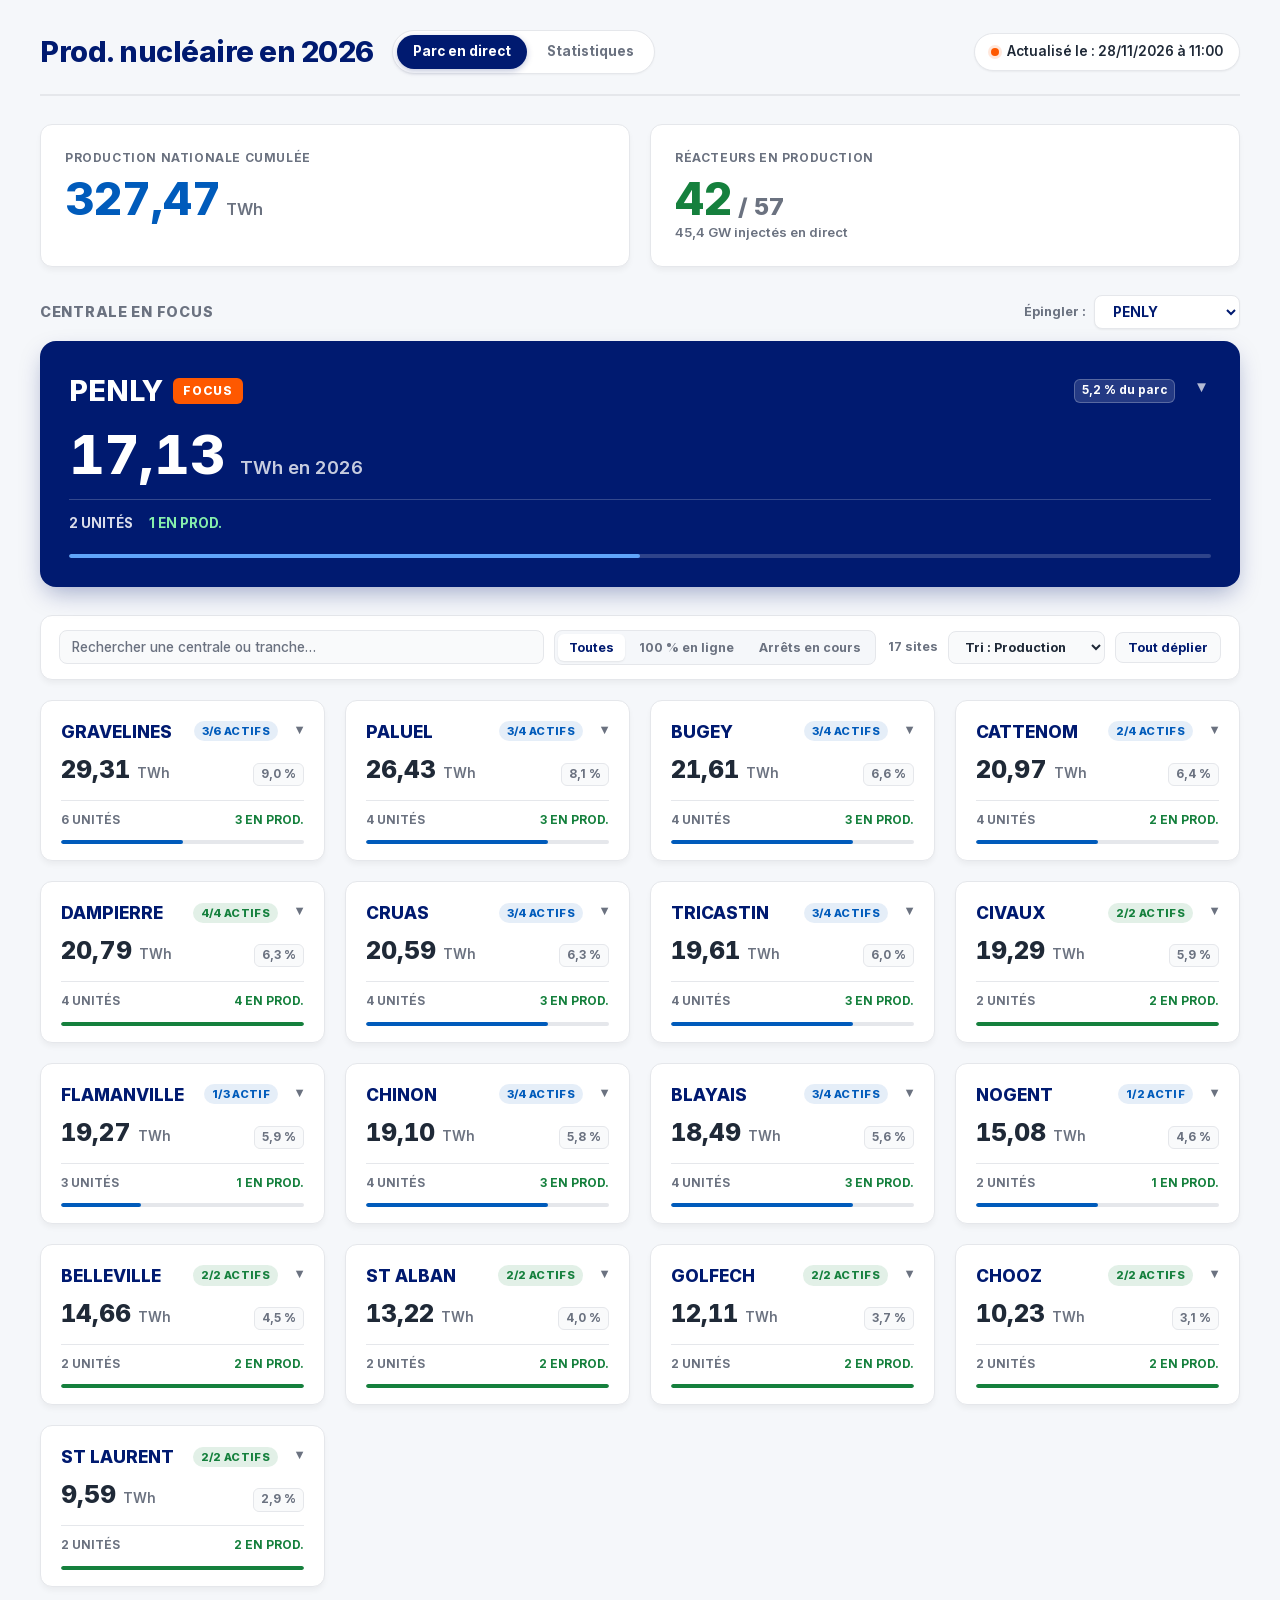
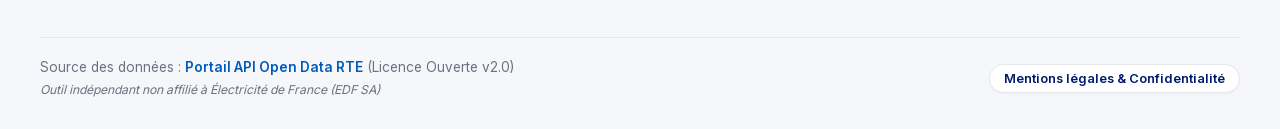
<file: index.html>
<!DOCTYPE html>
<html lang="fr">
<head>
    <meta charset="UTF-8">
    <meta name="viewport" content="width=device-width, initial-scale=1.0">
    <meta name="description" content="Suivi en direct et cumul annuel de la production nucléaire française par centrale et par réacteur, issu des données publiques RTE.">
    <meta property="og:title" content="Suivi de la production nucléaire française par unités">
    <meta property="og:description" content="Tableau de bord 100 % local de la production nucléaire française en direct et par centrale (données Open Data RTE).">
    <meta property="og:type" content="website">
    <meta property="og:url" content="https://prod.thmarchand.fr/">
    <meta property="og:locale" content="fr_FR">
    <title>Suivi annuel de la production nucléaire française par unités</title>
    <link rel="preload" href="fonts/inter-v20-latin.woff2" as="font" type="font/woff2" crossorigin>
    <link rel="stylesheet" href="style.css">
    <link rel="icon" href="/favicon.ico">
</head>
<body>

    <div class="container">
        <header class="header">
            <div class="header-left">
                <h1 id="titre-annee">Prod. nucléaire</h1>
                <nav class="main-nav" aria-label="Navigation principale">
                    <a href="index.html" class="nav-link active" aria-current="page">Parc en direct</a>
                    <a href="statistiques.html" class="nav-link">Statistiques</a>
                </nav>
            </div>
            <div class="header-right">
                <div class="date-maj" id="date-maj" aria-live="polite">Connexion au serveur...</div>
            </div>
        </header>

        <main>
            <section class="kpi-row" aria-label="Indicateurs nationaux">
                <div class="kpi-card">
                    <h2>Production Nationale Cumulée</h2>
                    <div class="kpi-value" id="total-france">--<span class="kpi-unit">TWh</span></div>
                </div>
                <div class="kpi-card">
                    <h2>Réacteurs en Production</h2>
                    <div class="kpi-value"><span class="statut-marche" id="reacteurs-on">--</span><span class="statut-total"> / <span id="reacteurs-total">--</span></span></div>
                    <div class="kpi-sub-text" id="kpi-puissance-sub" hidden></div>
                </div>
            </section>

            <section class="highlight-section" aria-labelledby="focus-section-title">
                <div class="focus-header">
                    <h2 id="focus-section-title" class="section-title">Centrale en focus</h2>
                    <div class="focus-select-wrap">
                        <label for="select-focus" class="focus-select-label">Épingler :</label>
                        <select id="select-focus" class="focus-select" aria-label="Choisir la centrale mise en avant">
                            <option value="PENLY">PENLY</option>
                        </select>
                    </div>
                </div>
                <div id="penly-container">
                    <div class="skeleton-card skeleton-hero" aria-hidden="true">
                        <div class="skeleton-line w-40"></div>
                        <div class="skeleton-line w-60"></div>
                        <div class="skeleton-line w-80"></div>
                    </div>
                </div>
            </section>

            <section aria-labelledby="parc-section-title">
                <h2 id="parc-section-title" class="sr-only">Centrales nucléaires du parc français</h2>

                <div class="parc-toolbar" role="search" aria-label="Filtrer et trier les centrales">
                    <div class="parc-toolbar-left">
                        <div class="parc-search-wrap">
                            <input
                                type="search"
                                id="search-centrale"
                                class="parc-search-input"
                                placeholder="Rechercher une centrale ou tranche…"
                                aria-label="Rechercher une centrale ou un réacteur"
                            >
                        </div>
                        <div class="parc-filter-chips" role="group" aria-label="Filtrer par disponibilité">
                            <button type="button" class="filter-chip active" data-filter="all" aria-pressed="true">Toutes</button>
                            <button type="button" class="filter-chip" data-filter="full" aria-pressed="false">100 % en ligne</button>
                            <button type="button" class="filter-chip" data-filter="partial" aria-pressed="false">Arrêts en cours</button>
                        </div>
                    </div>

                    <div class="parc-toolbar-right">
                        <span id="parc-count" class="parc-count" aria-live="polite"></span>
                        <select id="sort-centrales" class="parc-sort-select" aria-label="Trier les centrales">
                            <option value="prod">Tri : Production</option>
                            <option value="name">Tri : Nom (A–Z)</option>
                            <option value="avail">Tri : Disponibilité</option>
                        </select>
                        <button type="button" class="btn-toggle-all" id="btn-toggle-all" commandfor="grid-centrales" command="--toggle-all" aria-expanded="false">
                            <span class="expand">Tout déplier</span>
                            <span class="collapse">Tout replier</span>
                        </button>
                    </div>
                </div>

                <div class="grid-centrales" id="grid-centrales">
                    <div class="skeleton-card" aria-hidden="true">
                        <div class="skeleton-line w-40"></div>
                        <div class="skeleton-line w-60"></div>
                        <div class="skeleton-line w-80"></div>
                    </div>
                    <div class="skeleton-card" aria-hidden="true">
                        <div class="skeleton-line w-40"></div>
                        <div class="skeleton-line w-60"></div>
                        <div class="skeleton-line w-80"></div>
                    </div>
                    <div class="skeleton-card" aria-hidden="true">
                        <div class="skeleton-line w-40"></div>
                        <div class="skeleton-line w-60"></div>
                        <div class="skeleton-line w-80"></div>
                    </div>
                    <div class="skeleton-card" aria-hidden="true">
                        <div class="skeleton-line w-40"></div>
                        <div class="skeleton-line w-60"></div>
                        <div class="skeleton-line w-80"></div>
                    </div>
                </div>
            </section>
        </main>

        <footer class="footer">
            <div class="footer-left">
                <span>Source des données : <a href="https://data.rte-france.com/" target="_blank" rel="noopener noreferrer">Portail API Open Data RTE</a> (Licence Ouverte v2.0)</span>
                <span class="footer-disclaimer">Outil indépendant non affilié à Électricité de France (EDF SA)</span>
            </div>
            <button type="button" class="legal-trigger-btn" id="open-legal-modal" commandfor="legal-modal" command="show-modal">
                Mentions légales &amp; Confidentialité
            </button>
        </footer>
    </div>

    <dialog id="legal-modal" class="legal-modal" closedby="any" aria-labelledby="legal-modal-title">
        <div class="legal-modal-container">
            <div class="legal-modal-header">
                <div class="legal-modal-title-grp">
                    <span class="penly-badge">100% Local</span>
                    <h2 id="legal-modal-title">Mentions légales &amp; Confidentialité</h2>
                </div>
                <form method="dialog">
                    <button type="submit" class="legal-modal-close-icon" aria-label="Fermer la fenêtre" autofocus>✕</button>
                </form>
            </div>

            <div class="legal-modal-body">
                <section class="legal-section">
                    <h3>1. Éditeur du site (LCEN Art. 6-III-2)</h3>
                    <p>
                        Conformément à l'article 6-III-2 de la loi n° 2004-575 du 21 juin 2004 pour la Confiance dans l'Économie Numérique (LCEN), l'éditeur de ce site, agissant à titre non professionnel, a choisi de préserver son anonymat. Ses éléments d'identification personnelle ont été régulièrement transmis à l'hébergeur.
                        <br>Contact électronique direct : <a href="mailto:contact@thmarchand.fr">contact@thmarchand.fr</a>
                    </p>
                </section>

                <section class="legal-section">
                    <h3>2. Hébergement &amp; Transferts hors UE (LCEN Art. 6-I-2 &amp; RGPD)</h3>
                    <p>
                        Ce site est hébergé par GitHub Inc., 88 Colin P. Kelly Jr. Street, San Francisco, CA 94107, États-Unis.
                        <br>Téléphone : +1 877 448 4820 — Support technique en ligne : <a href="https://support.github.com" target="_blank" rel="noopener noreferrer">support.github.com</a>.
                        <br>Les transferts de données techniques (logs réseau) vers les serveurs de GitHub Inc. aux États-Unis sont encadrés par la décision d'adéquation de la Commission européenne du 10 juillet 2023 relative au Cadre de protection des données UE-États-Unis (<em>EU-U.S. Data Privacy Framework</em> - DPF), auquel Microsoft Corporation / GitHub Inc. est certifié.
                    </p>
                </section>

                <section class="legal-section">
                    <h3>3. Propriété intellectuelle, Marques &amp; Non-affiliation (CPI Art. L.713-6)</h3>
                    <p>
                        Ce site est un outil indépendant d'information citoyenne et d'analyse technique. <strong>Il n'est en aucune manière édité, financé, affilié, sponsorisé ni approuvé par la société Électricité de France (EDF SA).</strong>
                        La marque nominale « EDF » et les marques associées citées sont la propriété exclusive de leurs titulaires respectifs et ne sont utilisées ici qu'à des fins purement descriptives de l'origine industrielle des installations, conformément à l'article L.713-6 du Code de la Propriété Intellectuelle.
                    </p>
                </section>

                <section class="legal-section">
                    <h3>4. Origine des données &amp; Licences (Open Data RTE &amp; Polices)</h3>
                    <p>
                        <strong>Données de production :</strong> Les données publiques de production nucléaire sont extraites du portail API Open Data de RTE (Réseau de Transport d'Électricité) et sont réutilisées sous <a href="https://www.etalab.gouv.fr/licence-ouverte-open-licence/" target="_blank" rel="noopener noreferrer">Licence Ouverte v2.0 (Etalab)</a>.
                        <br><strong>Typographie :</strong> La police de caractères <em>Inter</em> (conçue par Rasmus Andersson) est auto-hébergée localement sous licence libre <a href="fonts/OFL.txt" target="_blank">SIL Open Font License (OFL) version 1.1</a>.
                    </p>
                </section>

                <section class="legal-section">
                    <h3>5. Données personnelles, Droits &amp; Voie de recours CNIL (RGPD Art. 12, 13 &amp; 77)</h3>
                    <p>
                        L'éditeur du site ne collecte, ne stocke, ne revend et n'analyse aucune donnée personnelle de ses visiteurs, et n'utilise aucun outil de mesure d'audience ni script tiers.
                        Toutefois, pour assurer la sécurité de l'infrastructure et la prévention des abus (défense contre les attaques DDoS), l'hébergeur GitHub Pages consigne temporairement les adresses IP et requêtes réseau dans ses journaux techniques sur la base de son intérêt légitime (Art. 6.1.f du RGPD) pour une durée glissante n'excédant pas 90 jours.
                    </p>
                    <p>
                        <strong>Exercice de vos droits :</strong> Conformément au RGPD, vous disposez d'un droit d'accès et d'opposition pour motif légitime en écrivant à : <a href="mailto:contact@thmarchand.fr">contact@thmarchand.fr</a>.
                        <br><strong>Réclamation auprès de la CNIL :</strong> Si vous estimez, après nous avoir contactés, que vos droits ne sont pas respectés, vous disposez du droit légal d'introduire une réclamation auprès de l'autorité de contrôle compétente : la <strong>CNIL (Commission Nationale de l'Informatique et des Libertés)</strong> sur son site officiel <a href="https://www.cnil.fr" target="_blank" rel="noopener noreferrer">www.cnil.fr</a> ou par voie postale au 3 Place de Fontenoy, TSA 80715, 75334 Paris Cedex 07.
                    </p>
                </section>

                <section class="legal-section">
                    <h3>6. Traceurs &amp; Cookies (Art. 82 Loi Informatique et Libertés)</h3>
                    <p>
                        Ce site n'utilise aucun cookie (ni technique, ni publicitaire, ni d'audience) et n'écrit aucune donnée dans l'espace de stockage de votre navigateur (<code>localStorage</code>, <code>sessionStorage</code>, <code>IndexedDB</code>). Il est totalement exempté de bandeau de consentement conformément aux délibérations n° 2020-091 et 2020-092 de la CNIL.
                    </p>
                </section>

                <section class="legal-section">
                    <h3>7. Conditions d'utilisation &amp; Limitation de responsabilité (Art. 1240 Code civil)</h3>
                    <p>
                        Les visualisations, calculs et graphiques sont fournis « en l'état » (<em>as-is</em>), à titre strictement informatif et documentaire, sans garantie d'exhaustivité, d'exactitude absolue ni de continuité de service en temps réel.
                        L'éditeur décline toute responsabilité quant aux interprétations, usages professionnels ou décisions économiques et financières fondées sur les informations consultées sur ce site.
                    </p>
                </section>
            </div>

            <div class="legal-modal-footer">
                <form method="dialog">
                    <button type="submit" class="legal-modal-btn-primary">Fermer</button>
                </form>
            </div>
        </div>
    </dialog>

    <script src="common.js" defer></script>
    <script src="app.js" defer></script>
</body>
</html>
</file>
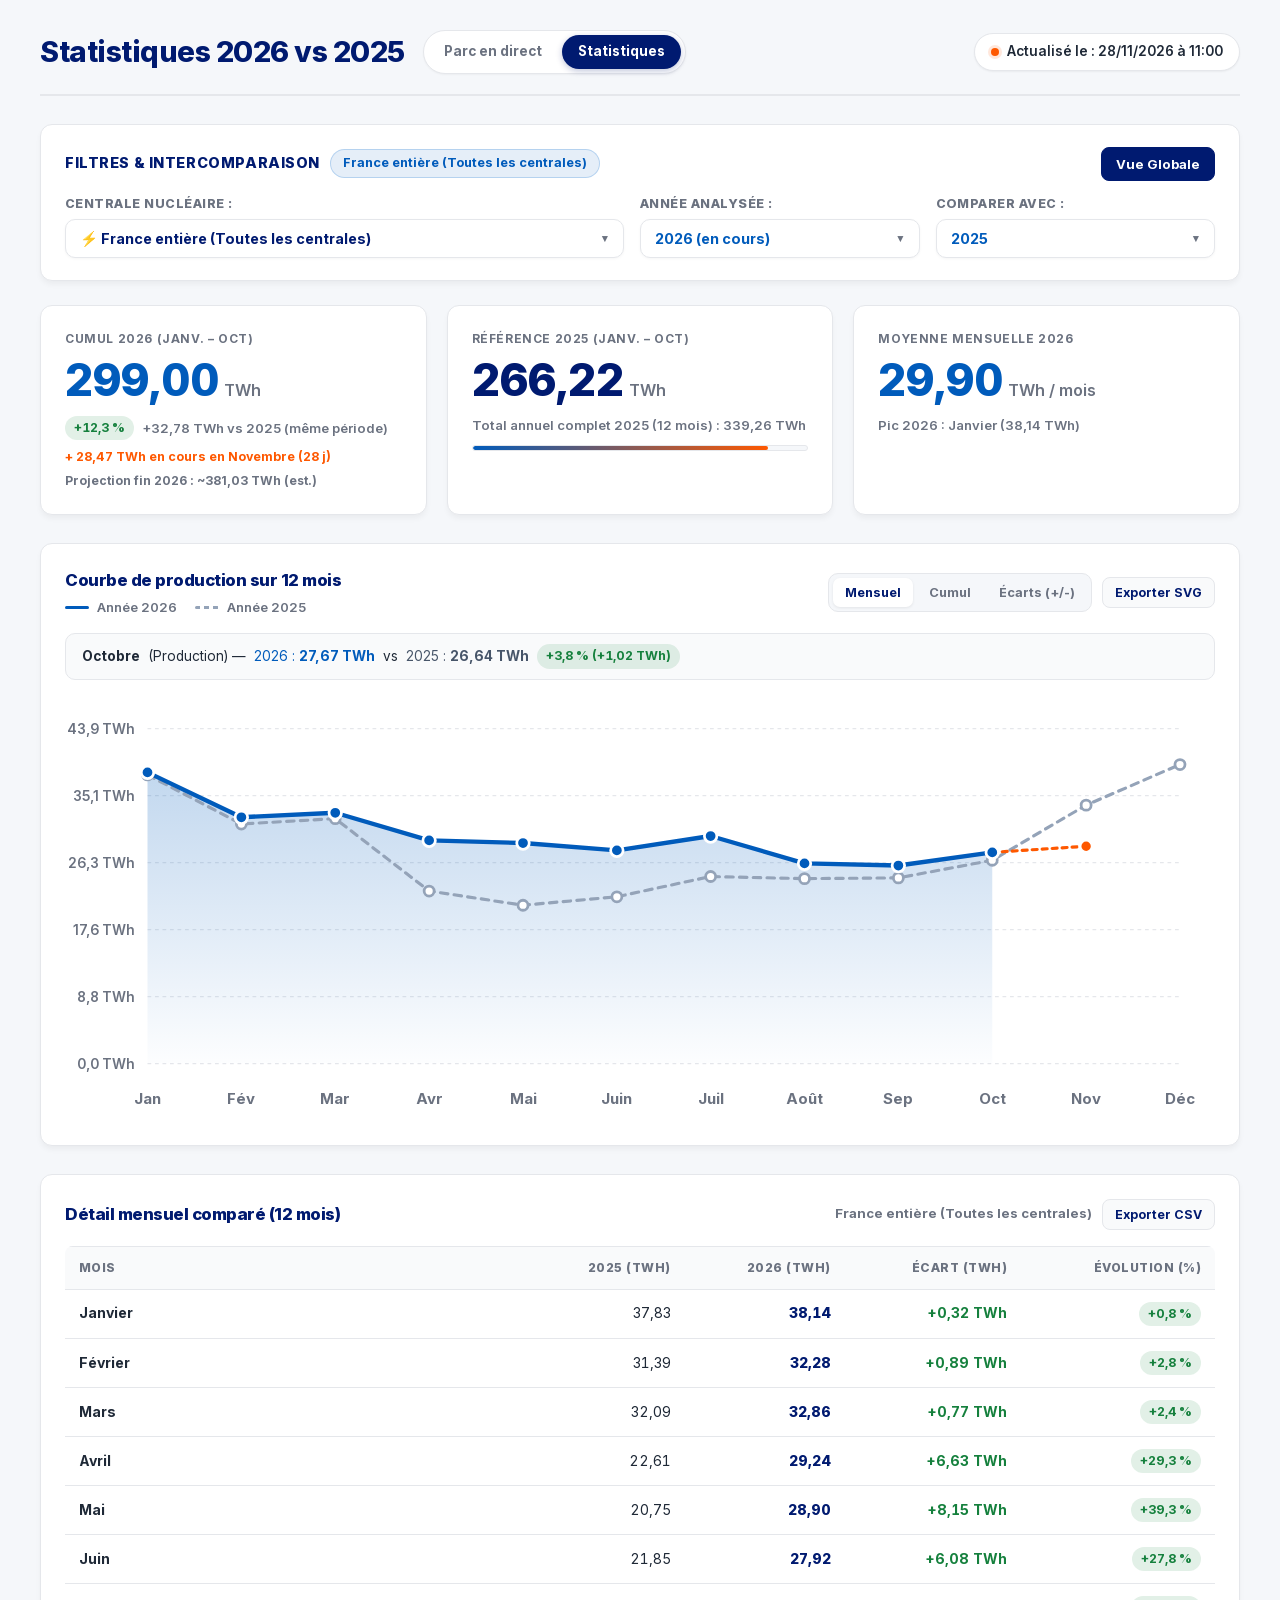
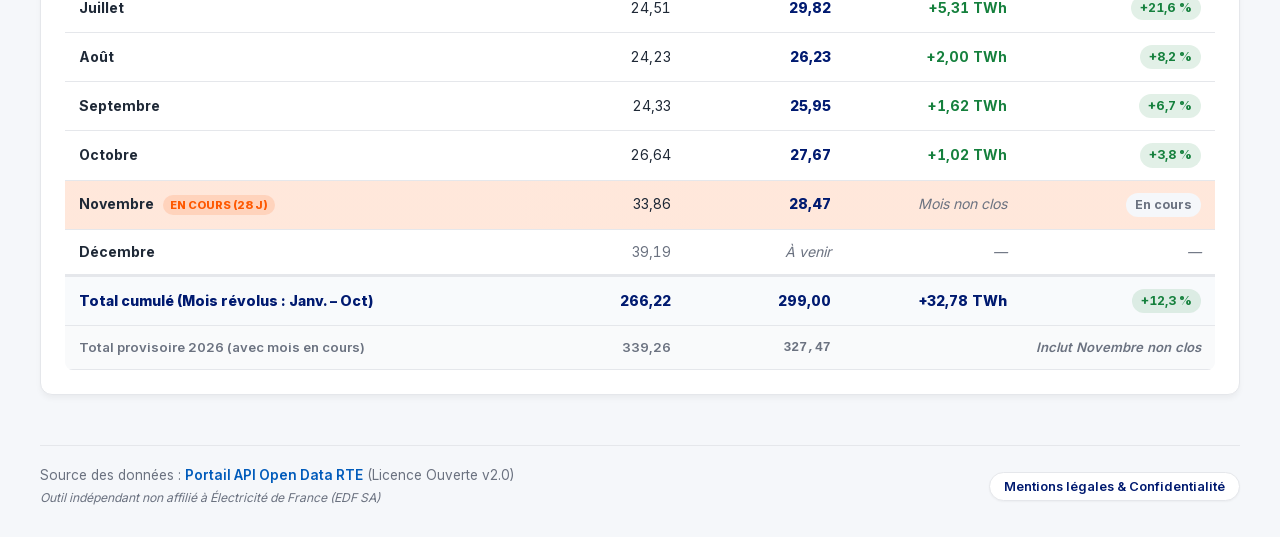
<file: statistiques.html>
<!DOCTYPE html>
<html lang="fr">
<head>
    <meta charset="UTF-8">
    <meta name="viewport" content="width=device-width, initial-scale=1.0">
    <meta name="description" content="Statistiques mensuelles et intercomparaison pluriannuelle de la production nucléaire française par centrale, issues de l'Open Data RTE.">
    <meta property="og:title" content="Statistiques & Comparaison annuelle — Production nucléaire française">
    <meta property="og:description" content="Comparez l'évolution mensuelle, les cumuls annuels et les écarts par centrale nucléaire (données 100 % locales Open Data RTE).">
    <meta property="og:type" content="website">
    <meta property="og:url" content="https://prod.thmarchand.fr/statistiques.html">
    <meta property="og:locale" content="fr_FR">
    <title>Statistiques &amp; Comparaison annuelle — Production nucléaire française</title>
    <link rel="preload" href="fonts/inter-v20-latin.woff2" as="font" type="font/woff2" crossorigin>
    <link rel="stylesheet" href="style.css">
    <link rel="icon" href="/favicon.ico">
</head>
<body>

    <div class="container">
        <header class="header">
            <div class="header-left">
                <h1 id="stats-titre-annee">Statistiques nucléaires</h1>
                <nav class="main-nav" aria-label="Navigation principale">
                    <a href="index.html" class="nav-link">Parc en direct</a>
                    <a href="statistiques.html" class="nav-link active" aria-current="page">Statistiques</a>
                </nav>
            </div>
            <div class="header-right">
                <div class="date-maj" id="date-maj" aria-live="polite">Connexion au serveur...</div>
            </div>
        </header>

        <main>
            <!-- CONTRÔLES STATISTIQUES : SÉLECTION CENTRALE & INTERCOMPARAISON DES ANNÉES -->
            <section class="stats-filter-card" aria-labelledby="filter-title">
                <div class="stats-filter-header">
                    <div class="stats-filter-title-grp">
                        <h2 id="filter-title">Filtres &amp; Intercomparaison</h2>
                        <span class="perimetre-badge" id="perimetre-badge">France entière</span>
                        <span class="perimetre-part-badge" id="perimetre-part-badge" hidden></span>
                    </div>
                    <button type="button" class="btn-global-reset is-active" id="btn-reset-global" title="Réinitialiser pour afficher toutes les centrales">
                        Vue Globale
                    </button>
                </div>

                <div class="stats-selectors-row">
                    <div class="stats-select-group stats-select-grow">
                        <label for="select-centrale" class="stats-select-label">Centrale nucléaire :</label>
                        <div class="select-wrapper">
                            <select id="select-centrale" class="stats-select">
                                <option value="">⚡ France entière (Toutes les centrales)</option>
                            </select>
                            <span class="select-arrow" aria-hidden="true">▼</span>
                        </div>
                    </div>

                    <div class="stats-select-group">
                        <label for="select-annee-analysee" class="stats-select-label">Année analysée :</label>
                        <div class="select-wrapper">
                            <select id="select-annee-analysee" class="stats-select stats-select-year">
                            </select>
                            <span class="select-arrow" aria-hidden="true">▼</span>
                        </div>
                    </div>

                    <div class="stats-select-group">
                        <label for="select-annee-ref" class="stats-select-label">Comparer avec :</label>
                        <div class="select-wrapper">
                            <select id="select-annee-ref" class="stats-select stats-select-year">
                            </select>
                            <span class="select-arrow" aria-hidden="true">▼</span>
                        </div>
                    </div>
                </div>
            </section>

            <!-- CARTES KPI COMPARATIVES (ANNÉE N vs ANNÉE DE RÉFÉRENCE) -->
            <section class="kpi-row stats-kpi-row" aria-label="Indicateurs comparatifs">
                <div class="kpi-card">
                    <h2 id="kpi-title-cumul-n">Cumul Annuel (Mois révolus)</h2>
                    <div class="kpi-value" id="kpi-val-cumul-n">--<span class="kpi-unit">TWh</span></div>
                    <div class="kpi-sub-row">
                        <span class="evol-pill" id="kpi-evol-pct">--</span>
                        <span class="kpi-sub-text" id="kpi-evol-diff">vs période comparable</span>
                    </div>
                    <div class="kpi-extra-info" id="kpi-extra-ongoing"></div>
                    <div class="kpi-projection" id="kpi-projection" hidden></div>
                </div>

                <div class="kpi-card">
                    <h2 id="kpi-title-ref-n1">Référence Année précédente</h2>
                    <div class="kpi-value kpi-value-secondary" id="kpi-val-comparable-n1">--<span class="kpi-unit">TWh</span></div>
                    <div class="kpi-sub-row">
                        <span class="kpi-sub-text" id="kpi-val-total-n1">Total 12 mois : -- TWh</span>
                    </div>
                    <div class="kpi-progress-track" aria-hidden="true">
                        <div class="kpi-progress-bar" id="kpi-progress-bar" style="width: 0%"></div>
                    </div>
                </div>

                <div class="kpi-card">
                    <h2 id="kpi-title-moyenne">Moyenne mensuelle &amp; Pic</h2>
                    <div class="kpi-value" id="kpi-val-moyenne-n">--<span class="kpi-unit">TWh / mois</span></div>
                    <div class="kpi-sub-row">
                        <span class="kpi-sub-text" id="kpi-sub-record">Mois record : --</span>
                    </div>
                </div>
            </section>

            <!-- COURBE D'ÉVOLUTION SUR 12 MOIS -->
            <section class="chart-card" aria-labelledby="chart-section-title">
                <div class="chart-card-header">
                    <div>
                        <h2 id="chart-section-title" class="chart-title">Courbe de production sur 12 mois</h2>
                        <div class="chart-legend" id="chart-legend">
                            <span class="legend-item">
                                <span class="legend-line legend-line-current"></span>
                                <span id="legend-label-n">Année en cours</span>
                            </span>
                            <span class="legend-item">
                                <span class="legend-line legend-line-prev"></span>
                                <span id="legend-label-n1">Année précédente</span>
                            </span>
                        </div>
                    </div>

                    <div class="chart-controls-grp">
                        <div class="chart-mode-toggle" role="group" aria-label="Mode d'affichage du graphique">
                            <button type="button" class="mode-btn active" id="mode-mensuel" data-mode="mensuel" aria-pressed="true">
                                Mensuel
                            </button>
                            <button type="button" class="mode-btn" id="mode-cumule" data-mode="cumule" aria-pressed="false">
                                Cumul
                            </button>
                            <button type="button" class="mode-btn" id="mode-ecarts" data-mode="ecarts" aria-pressed="false">
                                Écarts (+/-)
                            </button>
                        </div>
                        <button type="button" class="btn-export" id="btn-export-svg" title="Télécharger le graphique au format SVG">
                            Exporter SVG
                        </button>
                    </div>
                </div>

                <div class="chart-hover-banner" id="chart-hover-banner" aria-live="polite">
                    Survolez ou sélectionnez un mois sur le graphique pour comparer les valeurs détaillées.
                </div>

                <div class="chart-svg-wrapper" id="chart-svg-wrapper">
                    <!-- SVG généré en 100% local par stats.js -->
                </div>
            </section>

            <!-- TABLEAU MENSUEL COMPARATIF SUR 12 MOIS -->
            <section class="table-card" aria-labelledby="table-section-title">
                <div class="table-card-header">
                    <h2 id="table-section-title" class="chart-title">Détail mensuel comparé (12 mois)</h2>
                    <div class="table-actions-grp">
                        <span class="table-subtitle" id="table-perimetre-label">France entière</span>
                        <button type="button" class="btn-export" id="btn-export-csv" title="Télécharger le tableau au format CSV (Excel)">
                            Exporter CSV
                        </button>
                    </div>
                </div>
                <div tabindex="0" role="region" aria-labelledby="table-section-title" class="table-responsive">
                    <table class="stats-table" id="stats-table">
                        <caption class="sr-only">Détail mensuel comparé sur 12 mois entre l'année analysée et l'année de référence</caption>
                        <thead>
                            <tr>
                                <th scope="col">Mois</th>
                                <th scope="col" class="num-col" id="th-annee-n1">Année N-1 (TWh)</th>
                                <th scope="col" class="num-col" id="th-annee-n">Année N (TWh)</th>
                                <th scope="col" class="num-col">Écart (TWh)</th>
                                <th scope="col" class="num-col">Évolution (%)</th>
                            </tr>
                        </thead>
                        <tbody id="stats-table-body">
                        </tbody>
                        <tfoot id="stats-table-foot">
                        </tfoot>
                    </table>
                </div>
            </section>
        </main>

        <footer class="footer">
            <div class="footer-left">
                <span>Source des données : <a href="https://data.rte-france.com/" target="_blank" rel="noopener noreferrer">Portail API Open Data RTE</a> (Licence Ouverte v2.0)</span>
                <span class="footer-disclaimer">Outil indépendant non affilié à Électricité de France (EDF SA)</span>
            </div>
            <button type="button" class="legal-trigger-btn" id="open-legal-modal" commandfor="legal-modal" command="show-modal">
                Mentions légales &amp; Confidentialité
            </button>
        </footer>
    </div>

    <dialog id="legal-modal" class="legal-modal" closedby="any" aria-labelledby="legal-modal-title">
        <div class="legal-modal-container">
            <div class="legal-modal-header">
                <div class="legal-modal-title-grp">
                    <span class="penly-badge">100% Local</span>
                    <h2 id="legal-modal-title">Mentions légales &amp; Confidentialité</h2>
                </div>
                <form method="dialog">
                    <button type="submit" class="legal-modal-close-icon" aria-label="Fermer la fenêtre" autofocus>✕</button>
                </form>
            </div>

            <div class="legal-modal-body">
                <section class="legal-section">
                    <h3>1. Éditeur du site (LCEN Art. 6-III-2)</h3>
                    <p>
                        Conformément à l'article 6-III-2 de la loi n° 2004-575 du 21 juin 2004 pour la Confiance dans l'Économie Numérique (LCEN), l'éditeur de ce site, agissant à titre non professionnel, a choisi de préserver son anonymat. Ses éléments d'identification personnelle ont été régulièrement transmis à l'hébergeur.
                        <br>Contact électronique direct : <a href="mailto:contact@thmarchand.fr">contact@thmarchand.fr</a>
                    </p>
                </section>

                <section class="legal-section">
                    <h3>2. Hébergement &amp; Transferts hors UE (LCEN Art. 6-I-2 &amp; RGPD)</h3>
                    <p>
                        Ce site est hébergé par GitHub Inc., 88 Colin P. Kelly Jr. Street, San Francisco, CA 94107, États-Unis.
                        <br>Téléphone : +1 877 448 4820 — Support technique en ligne : <a href="https://support.github.com" target="_blank" rel="noopener noreferrer">support.github.com</a>.
                        <br>Les transferts de données techniques (logs réseau) vers les serveurs de GitHub Inc. aux États-Unis sont encadrés par la décision d'adéquation de la Commission européenne du 10 juillet 2023 relative au Cadre de protection des données UE-États-Unis (<em>EU-U.S. Data Privacy Framework</em> - DPF), auquel Microsoft Corporation / GitHub Inc. est certifié.
                    </p>
                </section>

                <section class="legal-section">
                    <h3>3. Propriété intellectuelle, Marques &amp; Non-affiliation (CPI Art. L.713-6)</h3>
                    <p>
                        Ce site est un outil indépendant d'information citoyenne et d'analyse technique. <strong>Il n'est en aucune manière édité, financé, affilié, sponsorisé ni approuvé par la société Électricité de France (EDF SA).</strong>
                        La marque nominale « EDF » et les marques associées citées sont la propriété exclusive de leurs titulaires respectifs et ne sont utilisées ici qu'à des fins purement descriptives de l'origine industrielle des installations, conformément à l'article L.713-6 du Code de la Propriété Intellectuelle.
                    </p>
                </section>

                <section class="legal-section">
                    <h3>4. Origine des données &amp; Licences (Open Data RTE &amp; Polices)</h3>
                    <p>
                        <strong>Données de production :</strong> Les données publiques de production nucléaire sont extraites du portail API Open Data de RTE (Réseau de Transport d'Électricité) et sont réutilisées sous <a href="https://www.etalab.gouv.fr/licence-ouverte-open-licence/" target="_blank" rel="noopener noreferrer">Licence Ouverte v2.0 (Etalab)</a>.
                        <br><strong>Typographie :</strong> La police de caractères <em>Inter</em> (conçue par Rasmus Andersson) est auto-hébergée localement sous licence libre <a href="fonts/OFL.txt" target="_blank">SIL Open Font License (OFL) version 1.1</a>.
                    </p>
                </section>

                <section class="legal-section">
                    <h3>5. Données personnelles, Droits &amp; Voie de recours CNIL (RGPD Art. 12, 13 &amp; 77)</h3>
                    <p>
                        L'éditeur du site ne collecte, ne stocke, ne revend et n'analyse aucune donnée personnelle de ses visiteurs, et n'utilise aucun outil de mesure d'audience ni script tiers.
                        Toutefois, pour assurer la sécurité de l'infrastructure et la prévention des abus (défense contre les attaques DDoS), l'hébergeur GitHub Pages consigne temporairement les adresses IP et requêtes réseau dans ses journaux techniques sur la base de son intérêt légitime (Art. 6.1.f du RGPD) pour une durée glissante n'excédant pas 90 jours.
                    </p>
                    <p>
                        <strong>Exercice de vos droits :</strong> Conformément au RGPD, vous disposez d'un droit d'accès et d'opposition pour motif légitime en écrivant à : <a href="mailto:contact@thmarchand.fr">contact@thmarchand.fr</a>.
                        <br><strong>Réclamation auprès de la CNIL :</strong> Si vous estimez, après nous avoir contactés, que vos droits ne sont pas respectés, vous disposez du droit légal d'introduire une réclamation auprès de l'autorité de contrôle compétente : la <strong>CNIL (Commission Nationale de l'Informatique et des Libertés)</strong> sur son site officiel <a href="https://www.cnil.fr" target="_blank" rel="noopener noreferrer">www.cnil.fr</a> ou par voie postale au 3 Place de Fontenoy, TSA 80715, 75334 Paris Cedex 07.
                    </p>
                </section>

                <section class="legal-section">
                    <h3>6. Traceurs &amp; Cookies (Art. 82 Loi Informatique et Libertés)</h3>
                    <p>
                        Ce site n'utilise aucun cookie (ni technique, ni publicitaire, ni d'audience) et n'écrit aucune donnée dans l'espace de stockage de votre navigateur (<code>localStorage</code>, <code>sessionStorage</code>, <code>IndexedDB</code>). Il est totalement exempté de bandeau de consentement conformément aux délibérations n° 2020-091 et 2020-092 de la CNIL.
                    </p>
                </section>

                <section class="legal-section">
                    <h3>7. Conditions d'utilisation &amp; Limitation de responsabilité (Art. 1240 Code civil)</h3>
                    <p>
                        Les visualisations, calculs et graphiques sont fournis « en l'état » (<em>as-is</em>), à titre strictement informatif et documentaire, sans garantie d'exhaustivité, d'exactitude absolue ni de continuité de service en temps réel.
                        L'éditeur décline toute responsabilité quant aux interprétations, usages professionnels ou décisions économiques et financières fondées sur les informations consultées sur ce site.
                    </p>
                </section>
            </div>

            <div class="legal-modal-footer">
                <form method="dialog">
                    <button type="submit" class="legal-modal-btn-primary">Fermer</button>
                </form>
            </div>
        </div>
    </dialog>

    <script src="common.js" defer></script>
    <script src="stats.js" defer></script>
</body>
</html>
</file>
<file: style.css>
/* POLICES LOCALES (Inter - 100% Local, zéro requête externe) */
@font-face {
    font-family: 'Inter';
    font-style: normal;
    font-weight: 400 800;
    font-display: swap;
    src: url('fonts/inter-v20-latin-ext.woff2') format('woff2');
    unicode-range: U+0100-02BA, U+02BD-02C5, U+02C7-02CC, U+02CE-02D7, U+02DD-02FF, U+0304, U+0308, U+0329, U+1D00-1DBF, U+1E00-1E9F, U+1EF2-1EFF, U+2020, U+20A0-20AB, U+20AD-20C4, U+2113, U+2C60-2C7F, U+A720-A7FF;
}

@font-face {
    font-family: 'Inter';
    font-style: normal;
    font-weight: 400 800;
    font-display: swap;
    src: url('fonts/inter-v20-latin.woff2') format('woff2');
    unicode-range: U+0000-00FF, U+0131, U+0152-0153, U+02BB-02BC, U+02C6, U+02DA, U+02DC, U+0304, U+0308, U+0329, U+2000-206F, U+20AC, U+2122, U+2191, U+2193, U+2212, U+2215, U+FEFF, U+FFFD;
}

:root {
    color-scheme: light;

    --edf-blue: #001A70;
    --edf-mid-blue: #005BBB;
    --edf-light-blue: #297FD5;
    --edf-orange: #FE5800;
    --hero-bg: #001A70;
    --hero-border: rgba(0, 26, 112, 0.12);
    --safety-red: #DC2626;
    --env-green: #15803d;

    --bg-body: #F5F7FA;
    --surface-card: #FFFFFF;
    --surface-subtle: #F9FAFB;
    --surface-elevated: #F8FAFC;
    --surface-hover: #EFF6FF;
    --text-main: #1F2937;
    --text-light: #6B7280;
    --border: #E5E7EB;

    --chart-prev: #94A3B8;
    --chart-prev-text: #475569;

    --pill-green-bg: rgba(21, 128, 61, 0.12);
    --pill-red-bg: rgba(220, 38, 38, 0.12);
    --pill-orange-bg: rgba(254, 88, 0, 0.14);
    --pill-blue-bg: rgba(0, 91, 187, 0.1);

    --shadow-card: 0 4px 6px -1px rgba(0, 0, 0, 0.05);
    --scrollbar-track: #EEF2F7;
    --scrollbar-thumb: #94A3B8;
}

html {
    accent-color: var(--edf-mid-blue);
    scrollbar-color: var(--scrollbar-thumb) var(--scrollbar-track);
}

*,
*::before,
*::after {
    box-sizing: border-box;
}

.sr-only {
    position: absolute;
    width: 1px;
    height: 1px;
    padding: 0;
    margin: -1px;
    overflow: hidden;
    clip-path: inset(50%);
    white-space: nowrap;
    border: 0;
}

/* Styles de base */
body {
    font-family: 'Inter', sans-serif;
    background-color: var(--bg-body);
    color: var(--text-main);
    padding: clamp(16px, 3vw, 30px) clamp(14px, 3vw, 20px);
    margin: 0;
    line-height: 1.45;
}

.container {
    max-width: 1200px;
    margin: 0 auto;
}

/* En-tête & Navigation */
.header {
    display: flex;
    justify-content: space-between;
    align-items: center;
    flex-wrap: wrap;
    gap: 16px;
    border-bottom: 2px solid var(--border);
    padding-bottom: 20px;
    margin-bottom: 28px;
}

.header-left {
    display: flex;
    align-items: center;
    flex-wrap: wrap;
    gap: 18px;
}

.header-right {
    display: flex;
    align-items: center;
    flex-wrap: wrap;
    gap: 10px;
}

h1, h2 {
    margin: 0;
    color: var(--edf-blue);
    font-size: clamp(1.35rem, 2.5vw, 1.8rem);
    font-weight: 800;
    letter-spacing: -0.5px;
}

.main-nav {
    display: inline-flex;
    background: var(--surface-card);
    padding: 4px;
    border-radius: 99px;
    border: 1px solid var(--border);
    box-shadow: 0 1px 2px rgba(0, 0, 0, 0.04);
    gap: 4px;
}

.nav-link {
    padding: 7px 16px;
    border-radius: 99px;
    font-size: 0.85rem;
    font-weight: 700;
    color: var(--text-light);
    text-decoration: none;
    transition: color 0.2s ease, background-color 0.2s ease;
}
.nav-link:hover {
    color: var(--edf-blue);
}
.nav-link.active {
    background: var(--hero-bg);
    color: #fff;
    box-shadow: 0 2px 6px rgba(0, 26, 112, 0.25);
}
.nav-link:focus-visible {
    outline: 2px solid var(--edf-light-blue);
    outline-offset: 2px;
}

.date-maj {
    display: inline-flex;
    align-items: center;
    gap: 8px;
    font-size: 0.85rem;
    color: var(--text-main);
    background: var(--surface-card);
    padding: 8px 16px;
    border-radius: 99px;
    border: 1px solid var(--border);
    font-weight: 600;
    box-shadow: 0 1px 2px rgba(0, 0, 0, 0.05);
}
.date-maj.is-error {
    color: var(--safety-red);
    border-color: var(--safety-red);
}

.freshness-dot {
    width: 8px;
    height: 8px;
    border-radius: 50%;
    flex-shrink: 0;
}
.freshness-ok {
    background-color: var(--env-green);
    box-shadow: 0 0 0 3px var(--pill-green-bg);
}
.freshness-stale {
    background-color: var(--edf-orange);
    box-shadow: 0 0 0 3px var(--pill-orange-bg);
}

/* Zone KPI */
.kpi-row {
    display: flex;
    flex-wrap: wrap;
    gap: 20px;
    margin-bottom: 28px;
}

.kpi-card {
    flex: 1 1 260px;
    background: var(--surface-card);
    padding: 24px;
    border-radius: 12px;
    border: 1px solid var(--border);
    box-shadow: var(--shadow-card);
}

.kpi-card h2,
.kpi-card h3 {
    margin: 0 0 10px 0;
    font-size: 0.75rem;
    color: var(--text-light);
    font-weight: 700;
    text-transform: uppercase;
    letter-spacing: 0.05em;
}

.kpi-value {
    font-size: clamp(2.1rem, 4vw, 2.8rem);
    font-weight: 800;
    color: var(--edf-mid-blue);
    line-height: 1.05;
    font-variant-numeric: tabular-nums;
}

.kpi-unit {
    font-size: 1rem;
    color: var(--text-light);
    font-weight: 600;
    margin-left: 5px;
}

.statut-marche { color: var(--env-green); }
.statut-total { color: var(--text-light); font-size: clamp(1.2rem, 2.2vw, 1.5rem); }

/* FOCUS CENTRAL */
.highlight-section {
    margin-bottom: 28px;
}

.section-title {
    font-size: 0.9rem;
    color: var(--text-light);
    font-weight: 800;
    text-transform: uppercase;
    letter-spacing: 0.05em;
    margin: 0;
}

.focus-header {
    display: flex;
    justify-content: space-between;
    align-items: center;
    flex-wrap: wrap;
    gap: 12px;
    margin-bottom: 12px;
}

.focus-select-wrap {
    display: inline-flex;
    align-items: center;
    gap: 8px;
}

.focus-select-label {
    font-size: 0.8rem;
    font-weight: 700;
    color: var(--text-light);
}

.focus-select {
    padding: 7px 14px;
    border: 1px solid var(--border);
    border-radius: 8px;
    font-family: inherit;
    font-size: 0.85rem;
    font-weight: 700;
    color: var(--edf-blue);
    background-color: var(--surface-card);
    cursor: pointer;
    box-shadow: 0 1px 2px rgba(0, 0, 0, 0.05);
}
.focus-select:focus-visible {
    outline: 2px solid var(--edf-light-blue);
    outline-offset: 2px;
}

/* Carte Focus (Accordéon natif details/summary) */
details.penly-card {
    background: var(--hero-bg);
    color: #fff;
    border: 1px solid var(--hero-border);
    border-radius: 16px;
    box-shadow: 0 10px 25px -5px rgba(0, 26, 112, 0.35);
    transition: transform 0.25s ease, box-shadow 0.25s ease;
    position: relative;
    overflow: hidden;
}
details.penly-card:hover {
    transform: translateY(-2px);
    box-shadow: 0 15px 30px -5px rgba(0, 26, 112, 0.45);
}

details.penly-card > summary {
    list-style: none;
    cursor: pointer;
    display: block;
    position: relative;
    padding: clamp(20px, 3vw, 28px);
}
details.penly-card > summary::-webkit-details-marker {
    display: none;
}
details.penly-card > summary:focus-visible {
    outline: 3px solid #FE5800;
    outline-offset: -3px;
    border-radius: 16px;
}

.penly-header {
    display: flex;
    flex-direction: column;
    gap: 10px;
}

.penly-nom-row {
    display: flex;
    justify-content: space-between;
    align-items: center;
    flex-wrap: wrap;
    gap: 10px;
    padding-right: 36px;
}

.penly-nom {
    font-size: clamp(1.4rem, 3vw, 1.8rem);
    font-weight: 800;
    margin: 0;
    display: inline-flex;
    align-items: center;
    flex-wrap: wrap;
    gap: 10px;
    color: #fff;
}

.penly-badge {
    background: #FE5800;
    color: #fff;
    font-size: 0.76rem;
    padding: 4px 10px;
    border-radius: 6px;
    text-transform: uppercase;
    letter-spacing: 0.8px;
    font-weight: 800;
}

.penly-prod {
    font-size: clamp(2.2rem, 5vw, 3.4rem);
    font-weight: 800;
    line-height: 1.05;
    margin-top: 4px;
    font-variant-numeric: tabular-nums;
}

.penly-prod-unite {
    font-size: clamp(0.95rem, 1.8vw, 1.15rem);
    color: rgba(255, 255, 255, 0.78);
    font-weight: 600;
}

.penly-stats-row {
    font-size: 0.85rem;
    color: rgba(255, 255, 255, 0.85);
    display: flex;
    flex-wrap: wrap;
    align-items: center;
    gap: 16px;
    border-top: 1px solid rgba(255, 255, 255, 0.2);
    padding-top: 14px;
    margin-top: 6px;
    font-weight: 700;
    text-transform: uppercase;
}

.penly-arrow {
    position: absolute;
    top: clamp(24px, 3vw, 34px);
    right: clamp(20px, 3vw, 30px);
    color: rgba(255, 255, 255, 0.7);
    transition: transform 0.25s ease, color 0.25s ease;
    font-size: 0.95rem;
}
details.penly-card[open] > summary .penly-arrow {
    transform: rotate(180deg);
    color: #fff;
}

.penly-details {
    background-color: rgba(0, 0, 0, 0.22);
    padding: 8px clamp(20px, 3vw, 28px) 18px;
}

.penly-unite-line {
    display: flex;
    justify-content: space-between;
    align-items: center;
    flex-wrap: wrap;
    gap: 8px;
    padding: 13px 0;
    border-bottom: 1px solid rgba(255, 255, 255, 0.12);
    font-size: 0.95rem;
}
.penly-unite-line:last-of-type {
    border-bottom: none;
}
.penly-unite-nom { font-weight: 700; }
.penly-unite-prod { font-family: ui-monospace, SFMono-Regular, Menlo, monospace; font-weight: 600; font-size: 1.08rem; color: #fff; }

.penly-card .card-avail-track {
    background: rgba(255, 255, 255, 0.18);
    margin-top: 10px;
}
.penly-card .card-avail-bar {
    background: #4ADE80;
}
.penly-card .card-avail-bar.is-partial {
    background: #60A5FA;
}

/* Barre d'outils du parc */
.parc-toolbar {
    background: var(--surface-card);
    border: 1px solid var(--border);
    border-radius: 12px;
    padding: 14px 18px;
    margin-bottom: 20px;
    box-shadow: var(--shadow-card);
    display: flex;
    flex-wrap: wrap;
    align-items: center;
    justify-content: space-between;
    gap: 12px;
}

.parc-toolbar-left {
    display: flex;
    flex-wrap: wrap;
    align-items: center;
    gap: 10px;
    flex: 1 1 320px;
}

.parc-search-wrap {
    position: relative;
    flex: 1 1 220px;
    min-width: 190px;
}

.parc-search-input {
    width: 100%;
    padding: 8px 12px;
    border: 1px solid var(--border);
    border-radius: 8px;
    font-family: inherit;
    font-size: 0.85rem;
    font-weight: 600;
    background: var(--surface-subtle);
    color: var(--text-main);
    transition: border-color 0.2s ease, box-shadow 0.2s ease;
}
.parc-search-input::placeholder {
    color: var(--text-light);
    font-weight: 500;
}
.parc-search-input:focus-visible {
    outline: 2px solid var(--edf-light-blue);
    outline-offset: 1px;
    border-color: var(--edf-mid-blue);
}

.parc-filter-chips {
    display: inline-flex;
    background: var(--bg-body);
    padding: 3px;
    border-radius: 8px;
    border: 1px solid var(--border);
    gap: 3px;
    flex-wrap: wrap;
}

.filter-chip {
    border: none;
    background: transparent;
    color: var(--text-light);
    font-family: inherit;
    font-size: 0.78rem;
    font-weight: 700;
    padding: 6px 11px;
    border-radius: 6px;
    cursor: pointer;
    transition: color 0.15s ease, background-color 0.15s ease;
}
.filter-chip:hover {
    color: var(--edf-blue);
}
.filter-chip.active {
    background: var(--surface-card);
    color: var(--edf-blue);
    box-shadow: 0 1px 2px rgba(0, 0, 0, 0.08);
}
.filter-chip:focus-visible {
    outline: 2px solid var(--edf-light-blue);
    outline-offset: 1px;
}

.parc-toolbar-right {
    display: flex;
    flex-wrap: wrap;
    align-items: center;
    gap: 10px;
}

.parc-sort-select {
    padding: 7px 12px;
    border: 1px solid var(--border);
    border-radius: 8px;
    font-family: inherit;
    font-size: 0.8rem;
    font-weight: 700;
    background: var(--surface-subtle);
    color: var(--text-main);
    cursor: pointer;
}
.parc-sort-select:focus-visible {
    outline: 2px solid var(--edf-light-blue);
    outline-offset: 2px;
}

.btn-toggle-all {
    background: var(--surface-subtle);
    color: var(--edf-blue);
    border: 1px solid var(--border);
    border-radius: 8px;
    padding: 7px 12px;
    font-family: inherit;
    font-size: 0.8rem;
    font-weight: 700;
    cursor: pointer;
    transition: border-color 0.2s ease, background-color 0.2s ease;
}
.btn-toggle-all:hover {
    border-color: var(--edf-light-blue);
    background: var(--surface-hover);
}
.btn-toggle-all:focus-visible {
    outline: 2px solid var(--edf-light-blue);
    outline-offset: 2px;
}
[command="--toggle-all"][aria-expanded="true"] .expand,
[command="--toggle-all"][aria-expanded="false"] .collapse {
    display: none;
}

.parc-count {
    font-size: 0.78rem;
    font-weight: 700;
    color: var(--text-light);
}

/* RESTE DU PARC (Accordéons natifs details/summary) */
.grid-centrales {
    display: grid;
    grid-template-columns: repeat(auto-fill, minmax(280px, 1fr));
    gap: 20px;
    align-items: start;
}

details.centrale-card {
    background: var(--surface-card);
    border: 1px solid var(--border);
    border-radius: 12px;
    overflow: hidden;
    transition: border-color 0.2s ease, transform 0.2s ease, box-shadow 0.2s ease;
    position: relative;
    box-shadow: var(--shadow-card);
}
details.centrale-card:hover {
    border-color: var(--edf-light-blue);
    transform: translateY(-2px);
    box-shadow: 0 10px 15px -3px rgba(0, 0, 0, 0.12);
}

details.centrale-card > summary {
    list-style: none;
    cursor: pointer;
    display: block;
    position: relative;
    padding: 18px 20px 16px;
}
details.centrale-card > summary::-webkit-details-marker {
    display: none;
}
details.centrale-card > summary:focus-visible {
    outline: 2px solid var(--edf-light-blue);
    outline-offset: -2px;
    border-radius: 12px;
}

/* Animation intrinsèque native sur details::details-content */
details.penly-card::details-content,
details.centrale-card::details-content {
    interpolate-size: allow-keywords;
    overflow: clip;
    contain: layout;
}
details.penly-card:not([open])::details-content,
details.centrale-card:not([open])::details-content {
    block-size: 0;
}

@media (prefers-reduced-motion: no-preference) {
    details.penly-card::details-content,
    details.centrale-card::details-content {
        transition: block-size, content-visibility, display;
        transition-duration: 0.28s;
        transition-timing-function: ease-in-out;
        transition-behavior: allow-discrete;
    }
}

.centrale-header {
    display: flex;
    flex-direction: column;
    gap: 8px;
}

.centrale-nom-row {
    display: flex;
    justify-content: space-between;
    align-items: center;
    gap: 8px;
    padding-right: 26px;
}

.centrale-nom {
    font-size: 1.08rem;
    font-weight: 800;
    color: var(--edf-blue);
    margin: 0;
}

.card-status-pill {
    font-size: 0.7rem;
    font-weight: 800;
    padding: 2px 8px;
    border-radius: 99px;
    text-transform: uppercase;
    letter-spacing: 0.03em;
    flex-shrink: 0;
}
.card-status-pill.is-full {
    background: var(--pill-green-bg);
    color: var(--env-green);
}
.card-status-pill.is-partial {
    background: var(--pill-blue-bg);
    color: var(--edf-mid-blue);
}
.card-status-pill.is-off {
    background: var(--bg-body);
    color: var(--text-light);
}

.centrale-prod-row {
    display: flex;
    align-items: baseline;
    justify-content: space-between;
    gap: 8px;
    flex-wrap: wrap;
}

.centrale-prod {
    font-size: 1.55rem;
    font-weight: 800;
    color: var(--text-main);
    font-variant-numeric: tabular-nums;
}

.centrale-prod-unite {
    font-size: 0.85rem;
    color: var(--text-light);
    font-weight: 600;
}

.card-share-badge {
    font-size: 0.74rem;
    font-weight: 700;
    color: var(--text-light);
    background: var(--surface-subtle);
    border: 1px solid var(--border);
    padding: 2px 7px;
    border-radius: 6px;
}

.penly-card .card-share-badge {
    background: rgba(255, 255, 255, 0.14);
    border-color: rgba(255, 255, 255, 0.24);
    color: #fff;
}

.centrale-stats-row {
    font-size: 0.75rem;
    color: var(--text-light);
    display: flex;
    justify-content: space-between;
    gap: 12px;
    border-top: 1px solid var(--border);
    padding-top: 10px;
    margin-top: 4px;
    font-weight: 700;
    text-transform: uppercase;
}

.card-avail-track {
    width: 100%;
    height: 4px;
    background: var(--border);
    border-radius: 99px;
    overflow: hidden;
    margin-top: 4px;
}
.card-avail-bar {
    height: 100%;
    background: var(--env-green);
    border-radius: 99px;
    transition: width 0.3s ease;
}
.card-avail-bar.is-partial {
    background: var(--edf-mid-blue);
}

.icon-arrow {
    position: absolute;
    top: 20px;
    right: 18px;
    color: var(--text-light);
    transition: transform 0.25s ease, color 0.25s ease;
    font-size: 0.8rem;
}
details.centrale-card:hover .icon-arrow { color: var(--edf-mid-blue); }
details.centrale-card[open] > summary .icon-arrow {
    transform: rotate(180deg);
    color: var(--edf-orange);
}

.unites-details {
    background-color: var(--surface-subtle);
    border-top: 1px solid var(--border);
    padding: 8px 20px 14px;
}

.unite-line {
    display: flex;
    justify-content: space-between;
    align-items: center;
    gap: 8px;
    padding: 10px 0;
    border-bottom: 1px solid var(--border);
    font-size: 0.85rem;
}
.unite-line:last-of-type { border-bottom: none; }

.unite-nom-grp {
    display: flex;
    align-items: center;
    flex-wrap: wrap;
    gap: 4px 7px;
    min-width: 0;
}
.unite-nom { color: var(--text-main); font-weight: 700; white-space: nowrap; }
.penly-card .unite-nom { color: #fff; }

.unite-statut-tag {
    font-size: 0.68rem;
    font-weight: 700;
    padding: 1px 6px;
    border-radius: 4px;
    text-transform: uppercase;
    white-space: nowrap;
    flex-shrink: 0;
}
.unite-statut-tag.is-on {
    background: var(--pill-green-bg);
    color: var(--env-green);
}
.unite-statut-tag.is-off {
    background: var(--bg-body);
    color: var(--text-light);
}
.penly-card .unite-statut-tag.is-on {
    background: rgba(74, 222, 128, 0.2);
    color: #86EFAC;
}
.penly-card .unite-statut-tag.is-off {
    background: rgba(255, 255, 255, 0.14);
    color: rgba(255, 255, 255, 0.78);
}

.unite-val-grp {
    display: flex;
    flex-direction: column;
    align-items: flex-end;
    gap: 2px;
    flex-shrink: 0;
}

.unite-prod {
    color: var(--edf-mid-blue);
    font-family: ui-monospace, SFMono-Regular, Menlo, monospace;
    font-weight: 600;
    font-size: 0.9rem;
    font-variant-numeric: tabular-nums;
    white-space: nowrap;
}

.unite-mw {
    font-size: 0.72rem;
    font-weight: 700;
    color: var(--text-light);
    font-variant-numeric: tabular-nums;
}
.penly-card .unite-mw {
    color: rgba(255, 255, 255, 0.78);
}

.card-details-footer {
    margin-top: 2px;
    padding-top: 10px;
    display: flex;
    justify-content: flex-end;
}

.card-stats-link {
    display: inline-flex;
    align-items: center;
    gap: 6px;
    font-size: 0.8rem;
    font-weight: 700;
    color: var(--edf-mid-blue);
    text-decoration: none;
    padding: 4px 8px;
    border-radius: 6px;
    transition: background-color 0.2s ease, color 0.2s ease;
}
.card-stats-link:hover {
    background: var(--surface-hover);
    color: var(--edf-orange);
    text-decoration: underline;
}
.penly-card .card-stats-link {
    color: #fff;
    background: rgba(255, 255, 255, 0.12);
}
.penly-card .card-stats-link:hover {
    background: rgba(255, 255, 255, 0.22);
    color: #fff;
}
.card-stats-link:focus-visible {
    outline: 2px solid var(--edf-light-blue);
    outline-offset: 2px;
}

.parc-empty-state {
    grid-column: 1 / -1;
    background: var(--surface-card);
    border: 1px dashed var(--border);
    border-radius: 12px;
    padding: 40px 20px;
    text-align: center;
    color: var(--text-light);
}
.parc-empty-state p {
    margin: 0 0 14px 0;
    font-weight: 600;
}

/* Skeleton Loader anti-CLS */
.skeleton-card {
    background: var(--surface-card);
    border: 1px solid var(--border);
    border-radius: 12px;
    padding: 20px;
    min-height: 154px;
}
.skeleton-hero {
    min-height: 196px;
    border-radius: 16px;
}
.skeleton-line {
    height: 14px;
    border-radius: 6px;
    background: linear-gradient(90deg, var(--border) 25%, var(--surface-subtle) 50%, var(--border) 75%);
    background-size: 200% 100%;
    margin-bottom: 12px;
    animation: skeleton-shimmer 1.4s infinite linear;
}
.skeleton-line.w-40 { width: 40%; }
.skeleton-line.w-60 { width: 60%; height: 28px; }
.skeleton-line.w-80 { width: 80%; margin-bottom: 0; }

@keyframes skeleton-shimmer {
    0% { background-position: 200% 0; }
    100% { background-position: -200% 0; }
}

/* Pastilles */
.status-dot { height: 10px; width: 10px; border-radius: 50%; display: inline-block; flex-shrink: 0; }
.status-on { background-color: var(--env-green); box-shadow: 0 0 0 2px var(--pill-green-bg); }
.status-off { background-color: var(--border); }
.status-on-penly { background-color: #4ADE80; box-shadow: 0 0 0 2px rgba(74, 222, 128, 0.3); }
.status-off-penly { background-color: rgba(255, 255, 255, 0.35); }

/* FOOTER SOURCE & MENTIONS LÉGALES */
.footer {
    margin-top: 50px;
    padding-top: 20px;
    border-top: 1px solid var(--border);
    display: flex;
    flex-wrap: wrap;
    justify-content: space-between;
    align-items: center;
    gap: 12px;
    font-size: 0.85rem;
    color: var(--text-light);
}
.footer a { color: var(--edf-mid-blue); text-decoration: none; font-weight: 600; transition: color 0.2s; }
.footer a:hover { color: var(--edf-orange); text-decoration: underline; }

.footer-left {
    display: flex;
    flex-direction: column;
    gap: 4px;
}
.footer-disclaimer {
    font-size: 0.76rem;
    color: var(--text-light);
    font-style: italic;
}

.legal-trigger-btn {
    background: var(--surface-card);
    color: var(--edf-blue);
    border: 1px solid var(--border);
    border-radius: 99px;
    padding: 6px 14px;
    font-family: inherit;
    font-size: 0.8rem;
    font-weight: 600;
    cursor: pointer;
    transition: border-color 0.2s ease, color 0.2s ease, box-shadow 0.2s ease;
    box-shadow: 0 1px 2px rgba(0, 0, 0, 0.04);
}
.legal-trigger-btn:hover {
    border-color: var(--edf-light-blue);
    color: var(--edf-mid-blue);
    box-shadow: 0 2px 5px rgba(0, 26, 112, 0.08);
}
.legal-trigger-btn:focus-visible {
    outline: 2px solid var(--edf-light-blue);
    outline-offset: 2px;
}

/* MODALE MENTIONS LÉGALES & CONFIDENTIALITÉ */
dialog:modal {
    overscroll-behavior: contain;
}
dialog::backdrop {
    overflow: hidden;
    overscroll-behavior: contain;
    background-color: rgba(0, 26, 112, 0.45);
    backdrop-filter: blur(3px);
}

.legal-modal {
    padding: 0;
    border: 1px solid var(--border);
    border-radius: 16px;
    max-width: 640px;
    width: calc(100% - 32px);
    max-height: 85vh;
    background: var(--surface-card);
    color: var(--text-main);
    box-shadow: 0 20px 40px -10px rgba(0, 26, 112, 0.35);
}

.legal-modal-container {
    display: flex;
    flex-direction: column;
    max-height: 85vh;
}

.legal-modal-header {
    display: flex;
    justify-content: space-between;
    align-items: center;
    gap: 12px;
    padding: 20px 24px;
    background: var(--hero-bg);
    color: #fff;
    border-top-left-radius: 15px;
    border-top-right-radius: 15px;
}

.legal-modal-title-grp {
    display: flex;
    align-items: center;
    gap: 10px;
    flex-wrap: wrap;
}

.legal-modal-header h2,
.legal-modal-header h3 {
    margin: 0;
    font-size: 1.15rem;
    font-weight: 800;
    color: #fff;
}

.legal-modal-close-icon {
    background: rgba(255, 255, 255, 0.12);
    color: #fff;
    border: 1px solid rgba(255, 255, 255, 0.2);
    border-radius: 8px;
    width: 34px;
    height: 34px;
    font-size: 1rem;
    font-weight: 700;
    cursor: pointer;
    display: inline-flex;
    align-items: center;
    justify-content: center;
    transition: background-color 0.2s ease;
}
.legal-modal-close-icon:hover {
    background: #FE5800;
    border-color: #FE5800;
}
.legal-modal-close-icon:focus-visible {
    outline: 2px solid #fff;
    outline-offset: 2px;
}

.legal-modal-body {
    padding: 20px 24px;
    overflow-y: auto;
    display: flex;
    flex-direction: column;
    gap: 14px;
}

.legal-section {
    background: var(--surface-subtle);
    border: 1px solid var(--border);
    border-radius: 10px;
    padding: 14px 16px;
}

.legal-section h3,
.legal-section h4 {
    margin: 0 0 6px 0;
    font-size: 0.9rem;
    font-weight: 700;
    color: var(--edf-blue);
}

.legal-section p {
    margin: 0;
    font-size: 0.85rem;
    line-height: 1.55;
    color: var(--text-main);
}
.legal-section p + p {
    margin-top: 8px;
}

.legal-section a {
    color: var(--edf-mid-blue);
    font-weight: 600;
    text-decoration: none;
}
.legal-section a:hover {
    color: var(--edf-orange);
    text-decoration: underline;
}

.legal-section code {
    font-family: ui-monospace, SFMono-Regular, Menlo, monospace;
    background: var(--surface-card);
    padding: 1px 5px;
    border-radius: 4px;
    border: 1px solid var(--border);
    font-size: 0.8rem;
}

.legal-modal-footer {
    padding: 14px 24px;
    border-top: 1px solid var(--border);
    background: var(--surface-subtle);
    display: flex;
    justify-content: flex-end;
    border-bottom-left-radius: 15px;
    border-bottom-right-radius: 15px;
}

.legal-modal-btn-primary {
    background: var(--hero-bg);
    color: #fff;
    border: none;
    border-radius: 8px;
    padding: 8px 20px;
    font-family: inherit;
    font-size: 0.85rem;
    font-weight: 700;
    cursor: pointer;
    transition: background-color 0.2s ease;
}
.legal-modal-btn-primary:hover {
    background: var(--edf-mid-blue);
}
.legal-modal-btn-primary:focus-visible {
    outline: 2px solid var(--edf-light-blue);
    outline-offset: 2px;
}

@media (max-width: 600px) {
    .footer {
        flex-direction: column;
        text-align: center;
    }
    .legal-modal-header,
    .legal-modal-body,
    .legal-modal-footer {
        padding-left: 16px;
        padding-right: 16px;
    }
}

/* ==========================================================================
   PAGE STATISTIQUES & COMPARAISON ANNUELLE (12 MOIS)
   ========================================================================== */

.stats-filter-card {
    background: var(--surface-card);
    border: 1px solid var(--border);
    border-radius: 12px;
    padding: 22px 24px;
    margin-bottom: 24px;
    box-shadow: var(--shadow-card);
}

.stats-filter-header {
    display: flex;
    justify-content: space-between;
    align-items: center;
    flex-wrap: wrap;
    gap: 12px;
    margin-bottom: 10px;
}

.stats-filter-title-grp {
    display: flex;
    align-items: center;
    flex-wrap: wrap;
    gap: 10px;
}

.stats-filter-title-grp h2,
.stats-filter-title-grp h3 {
    margin: 0;
    font-size: 0.9rem;
    font-weight: 800;
    color: var(--edf-blue);
    text-transform: uppercase;
    letter-spacing: 0.04em;
}

.perimetre-badge {
    background: var(--pill-blue-bg);
    color: var(--edf-mid-blue);
    font-size: 0.8rem;
    font-weight: 700;
    padding: 4px 12px;
    border-radius: 99px;
    border: 1px solid rgba(41, 127, 213, 0.25);
}

.perimetre-part-badge {
    background: var(--pill-orange-bg);
    color: var(--edf-orange);
    font-size: 0.78rem;
    font-weight: 800;
    padding: 4px 11px;
    border-radius: 99px;
}

.btn-global-reset {
    background: var(--bg-body);
    color: var(--text-main);
    border: 1px solid var(--border);
    border-radius: 8px;
    padding: 8px 14px;
    font-family: inherit;
    font-size: 0.82rem;
    font-weight: 700;
    cursor: pointer;
    transition: all 0.2s ease;
}
.btn-global-reset:hover {
    border-color: var(--edf-light-blue);
    color: var(--edf-blue);
}
.btn-global-reset.is-active {
    background: var(--hero-bg);
    color: #fff;
    border-color: var(--hero-bg);
}
.btn-global-reset:focus-visible {
    outline: 2px solid var(--edf-light-blue);
    outline-offset: 2px;
}

.stats-selectors-row {
    display: flex;
    flex-wrap: wrap;
    align-items: flex-end;
    gap: 16px;
    margin-top: 14px;
}

.stats-select-group {
    display: flex;
    flex-direction: column;
    gap: 6px;
    flex: 1;
    min-width: 170px;
}

.stats-select-grow {
    flex: 2;
    min-width: 240px;
}

.stats-select-label {
    font-size: 0.78rem;
    font-weight: 800;
    color: var(--text-light);
    text-transform: uppercase;
    letter-spacing: 0.04em;
}

.select-wrapper {
    position: relative;
    display: flex;
    align-items: center;
    width: 100%;
}

.stats-select {
    width: 100%;
    appearance: none;
    -webkit-appearance: none;
    background-color: var(--surface-card);
    border: 1.5px solid var(--border);
    border-radius: 10px;
    padding: 10px 36px 10px 14px;
    font-family: inherit;
    font-size: 0.9rem;
    font-weight: 700;
    color: var(--edf-blue);
    cursor: pointer;
    box-shadow: 0 1px 3px rgba(0, 0, 0, 0.04);
    transition: border-color 0.2s, box-shadow 0.2s, background-color 0.2s;
}
.stats-select:hover { border-color: var(--edf-light-blue); }
.stats-select:focus-visible {
    outline: 2px solid var(--edf-light-blue);
    outline-offset: 2px;
    border-color: var(--edf-mid-blue);
}

.select-arrow {
    position: absolute;
    right: 14px;
    pointer-events: none;
    font-size: 0.65rem;
    color: var(--text-light);
}

.stats-select-year {
    color: var(--edf-mid-blue);
}

/* 2. Cartes KPI Statistiques */
.stats-kpi-row { flex-wrap: wrap; }
.stats-kpi-row .kpi-card { min-width: 250px; }

.kpi-value-secondary { color: var(--edf-blue); }

.kpi-sub-row {
    display: flex;
    align-items: center;
    flex-wrap: wrap;
    gap: 8px;
    margin-top: 12px;
}

.kpi-sub-text {
    font-size: 0.82rem;
    color: var(--text-light);
    font-weight: 600;
}

.kpi-extra-info {
    margin-top: 8px;
    font-size: 0.78rem;
    font-weight: 700;
    color: var(--edf-orange);
}

.kpi-projection {
    margin-top: 6px;
    font-size: 0.76rem;
    font-weight: 700;
    color: var(--text-light);
}

.evol-pill {
    display: inline-flex;
    align-items: center;
    padding: 3px 9px;
    border-radius: 99px;
    font-size: 0.78rem;
    font-weight: 700;
    font-variant-numeric: tabular-nums;
}
.evol-up { background: var(--pill-green-bg); color: var(--env-green); }
.evol-down { background: var(--pill-red-bg); color: var(--safety-red); }
.evol-neutral { background: var(--bg-body); color: var(--text-light); }
.evol-up-text { color: var(--env-green); font-weight: 700; }
.evol-down-text { color: var(--safety-red); font-weight: 700; }
.evol-neutral-text { color: var(--text-light); }

.kpi-progress-track {
    margin-top: 10px;
    height: 6px;
    background: var(--bg-body);
    border-radius: 99px;
    overflow: hidden;
    border: 1px solid var(--border);
}
.kpi-progress-bar {
    height: 100%;
    background: linear-gradient(90deg, var(--edf-mid-blue), var(--edf-orange));
    border-radius: 99px;
    transition: width 0.35s ease;
}

/* 3. Carte Graphique 12 mois */
.chart-card,
.table-card {
    background: var(--surface-card);
    border: 1px solid var(--border);
    border-radius: 12px;
    padding: 24px;
    margin-bottom: 28px;
    box-shadow: var(--shadow-card);
}

.chart-card-header,
.table-card-header {
    display: flex;
    justify-content: space-between;
    align-items: center;
    flex-wrap: wrap;
    gap: 14px;
    margin-bottom: 16px;
}

.chart-controls-grp,
.table-actions-grp {
    display: flex;
    align-items: center;
    flex-wrap: wrap;
    gap: 10px;
}

.chart-title {
    margin: 0;
    font-size: 1.05rem;
    font-weight: 800;
    color: var(--edf-blue);
}

.chart-legend {
    display: flex;
    align-items: center;
    flex-wrap: wrap;
    gap: 18px;
    margin-top: 6px;
    font-size: 0.82rem;
    font-weight: 600;
    color: var(--text-light);
}

.legend-item {
    display: inline-flex;
    align-items: center;
    gap: 8px;
}

.legend-line {
    display: inline-block;
    width: 24px;
    height: 3px;
    border-radius: 2px;
}
.legend-line-current { background: var(--edf-mid-blue); }
.legend-line-prev {
    background: repeating-linear-gradient(
        90deg,
        var(--chart-prev) 0,
        var(--chart-prev) 5px,
        transparent 5px,
        transparent 9px
    );
}
.legend-swatch-pos {
    display: inline-block;
    width: 12px;
    height: 12px;
    border-radius: 3px;
    background: var(--env-green);
}
.legend-swatch-neg {
    display: inline-block;
    width: 12px;
    height: 12px;
    border-radius: 3px;
    background: var(--safety-red);
}

.chart-mode-toggle {
    display: inline-flex;
    background: var(--bg-body);
    padding: 4px;
    border-radius: 10px;
    border: 1px solid var(--border);
    gap: 4px;
    flex-wrap: wrap;
}

.mode-btn {
    border: none;
    background: transparent;
    color: var(--text-light);
    font-family: inherit;
    font-size: 0.8rem;
    font-weight: 700;
    padding: 7px 12px;
    border-radius: 7px;
    cursor: pointer;
    transition: all 0.2s ease;
}
.mode-btn:hover { color: var(--edf-blue); }
.mode-btn.active {
    background: var(--surface-card);
    color: var(--edf-blue);
    box-shadow: 0 1px 3px rgba(0, 0, 0, 0.08);
}
.mode-btn:focus-visible {
    outline: 2px solid var(--edf-light-blue);
    outline-offset: 2px;
}

.btn-export {
    background: var(--surface-subtle);
    color: var(--edf-blue);
    border: 1px solid var(--border);
    border-radius: 8px;
    padding: 7px 12px;
    font-family: inherit;
    font-size: 0.78rem;
    font-weight: 700;
    cursor: pointer;
    transition: border-color 0.2s ease, background-color 0.2s ease;
}
.btn-export:hover {
    border-color: var(--edf-light-blue);
    background: var(--surface-hover);
}
.btn-export:focus-visible {
    outline: 2px solid var(--edf-light-blue);
    outline-offset: 2px;
}

.chart-hover-banner {
    background: var(--surface-subtle);
    border: 1px solid var(--border);
    border-radius: 10px;
    padding: 10px 16px;
    margin-bottom: 16px;
    font-size: 0.85rem;
    color: var(--text-main);
    display: flex;
    align-items: center;
    flex-wrap: wrap;
    gap: 8px;
    min-height: 24px;
}
.banner-n { color: var(--edf-mid-blue); }
.banner-n1 { color: var(--chart-prev-text); }
.banner-future { color: var(--text-light); }

.chart-svg-wrapper {
    width: 100%;
    overflow-x: auto;
    scrollbar-width: thin;
}

.stats-svg {
    width: 100%;
    height: auto;
    min-width: 520px;
    display: block;
}

.chart-grid-line {
    stroke: var(--border);
    stroke-width: 1;
    stroke-dasharray: 3 3;
}

.chart-zero-line {
    stroke: var(--text-light);
    stroke-width: 1.5;
}

.chart-axis-label {
    fill: var(--text-light);
    font-size: 11px;
    font-weight: 600;
    font-family: inherit;
}

.chart-month-label {
    fill: var(--text-light);
    font-size: 12px;
    font-weight: 700;
    font-family: inherit;
    transition: fill 0.15s ease;
}
.chart-month-label.is-active {
    fill: var(--edf-blue);
    font-weight: 800;
}

.chart-path-prev {
    stroke: var(--chart-prev);
    stroke-width: 2.5;
    stroke-dasharray: 6 5;
    stroke-linecap: round;
    stroke-linejoin: round;
}

.chart-path-current {
    stroke: var(--edf-mid-blue);
    stroke-width: 3.5;
    stroke-linecap: round;
    stroke-linejoin: round;
}

.chart-path-ongoing-dash {
    stroke: var(--edf-orange);
    stroke-width: 2.5;
    stroke-dasharray: 4 4;
    stroke-linecap: round;
}

.chart-dot-prev {
    fill: var(--surface-card);
    stroke: var(--chart-prev);
    stroke-width: 2.2;
    transition: r 0.15s ease;
}

.chart-dot-current {
    fill: var(--edf-mid-blue);
    stroke: var(--surface-card);
    stroke-width: 2.2;
    transition: r 0.15s ease;
}
.chart-dot-current.is-ongoing {
    fill: var(--edf-orange);
    stroke: var(--surface-card);
    stroke-width: 2.5;
}

.chart-bar-pos {
    fill: var(--env-green);
    opacity: 0.85;
    transition: opacity 0.15s ease;
}
.chart-bar-neg {
    fill: var(--safety-red);
    opacity: 0.85;
    transition: opacity 0.15s ease;
}
.chart-bar-ongoing {
    fill: var(--edf-orange);
    opacity: 0.5;
}
.chart-bar-pos.is-active,
.chart-bar-neg.is-active {
    opacity: 1;
}

.chart-bar-label {
    fill: var(--text-main);
    font-size: 10.5px;
    font-weight: 700;
    font-family: inherit;
}

.chart-hover-guide {
    stroke: var(--edf-light-blue);
    stroke-width: 1.5;
    stroke-dasharray: 4 3;
}

.chart-hit-zone {
    fill: transparent;
    cursor: pointer;
    outline: none;
}
.chart-hit-zone:focus-visible {
    stroke: var(--edf-light-blue);
    stroke-width: 2;
    rx: 4;
}

/* 4. Tableau comparatif responsive (Container queries + sticky headers) */
.table-subtitle {
    font-size: 0.82rem;
    font-weight: 700;
    color: var(--text-light);
}

.table-responsive {
    overflow: auto;
    max-inline-size: 100%;
    container-type: inline-size;
    border-radius: 8px;
}
.table-responsive:focus-visible {
    outline: 2px solid var(--edf-light-blue);
    outline-offset: 2px;
}

.stats-table {
    width: 100%;
    border-collapse: separate;
    border-spacing: 0;
    font-size: 0.88rem;
}

.stats-table thead {
    position: sticky;
    inset-block-start: 0;
    z-index: 2;
}

.stats-table th,
.stats-table td {
    padding: 12px 14px;
    border-bottom: 1px solid var(--border);
    text-align: left;
}

.stats-table thead th {
    background: var(--surface-subtle);
    color: var(--text-light);
    font-size: 0.76rem;
    font-weight: 800;
    text-transform: uppercase;
    letter-spacing: 0.04em;
    border-top: 1px solid var(--border);
}

.stats-table tbody th {
    position: sticky;
    inset-inline-start: 0;
    background: var(--surface-card);
    z-index: 1;
    font-weight: 700;
}

.stats-table tbody tr {
    transition: background-color 0.15s ease;
}

.stats-table tbody tr:hover td,
.stats-table tbody tr:hover th,
.stats-table tbody tr.row-highlighted td,
.stats-table tbody tr.row-highlighted th {
    background: var(--surface-hover);
}

.stats-table .num-col {
    text-align: right;
    font-variant-numeric: tabular-nums;
}

.font-strong {
    font-weight: 800;
    color: var(--edf-blue);
}

.font-mono {
    font-family: ui-monospace, SFMono-Regular, Menlo, monospace;
    font-variant-numeric: tabular-nums;
}

.month-name {
    font-weight: 700;
    color: var(--text-main);
}

.badge-ongoing {
    display: inline-block;
    margin-left: 6px;
    background: var(--pill-orange-bg);
    color: var(--edf-orange);
    font-size: 0.7rem;
    font-weight: 800;
    padding: 2px 7px;
    border-radius: 99px;
    text-transform: uppercase;
}

.stats-table tbody tr.row-ongoing th,
.stats-table tbody tr.row-ongoing td {
    background: linear-gradient(var(--pill-orange-bg), var(--pill-orange-bg)), var(--surface-card);
}

.row-future td,
.row-future th {
    color: var(--text-light);
}

.text-muted-italic {
    color: var(--text-light);
    font-style: italic;
}

.tfoot-row th,
.tfoot-row td {
    background: var(--surface-elevated);
    font-weight: 800;
    border-top: 2px solid var(--border);
    color: var(--edf-blue);
}

.tfoot-row-secondary th,
.tfoot-row-secondary td {
    background: var(--surface-subtle);
    font-size: 0.82rem;
    font-weight: 600;
    color: var(--text-light);
}

/* Transformation empilée en mode étroit via @container query */
@container (width < 560px) {
    .stats-table,
    .stats-table thead,
    .stats-table tbody,
    .stats-table tfoot,
    .stats-table tr,
    .stats-table th,
    .stats-table td {
        display: block;
    }

    .stats-table thead {
        display: none;
    }

    .stats-table tbody tr,
    .stats-table tfoot tr {
        margin-block-end: 12px;
        border: 1px solid var(--border);
        border-radius: 10px;
        overflow: hidden;
        background: var(--surface-card);
    }

    .stats-table tbody th,
    .stats-table tfoot th {
        position: sticky;
        inset-block-start: 0;
        z-index: 2;
        background: var(--surface-subtle);
        border-bottom: 1px solid var(--border);
    }

    .stats-table td {
        display: flex;
        justify-content: space-between;
        align-items: center;
        gap: 10px;
        text-align: right;
        padding: 9px 14px;
    }

    .stats-table td:not([colspan])::before {
        font-weight: 700;
        color: var(--text-light);
        font-size: 0.78rem;
        text-align: left;
    }
    .stats-table td:nth-child(2):not([colspan])::before {
        content: var(--label-2, "Année réf.") " : ";
    }
    .stats-table td:nth-child(3):not([colspan])::before {
        content: var(--label-3, "Année analysée") " : ";
    }
    .stats-table td:nth-child(4):not([colspan])::before {
        content: var(--label-4, "Écart (TWh)") " : ";
    }
    .stats-table td:nth-child(5):not([colspan])::before {
        content: var(--label-5, "Évolution") " : ";
    }
    .stats-table td[colspan] {
        text-align: left;
        justify-content: flex-start;
    }
}

/* Respect des préférences d'animation réduite */
@media (prefers-reduced-motion: reduce) {
    *,
    *::before,
    *::after {
        animation-duration: 0.01ms !important;
        animation-iteration-count: 1 !important;
        transition-duration: 0.01ms !important;
        scroll-behavior: auto !important;
    }
}
</file>
